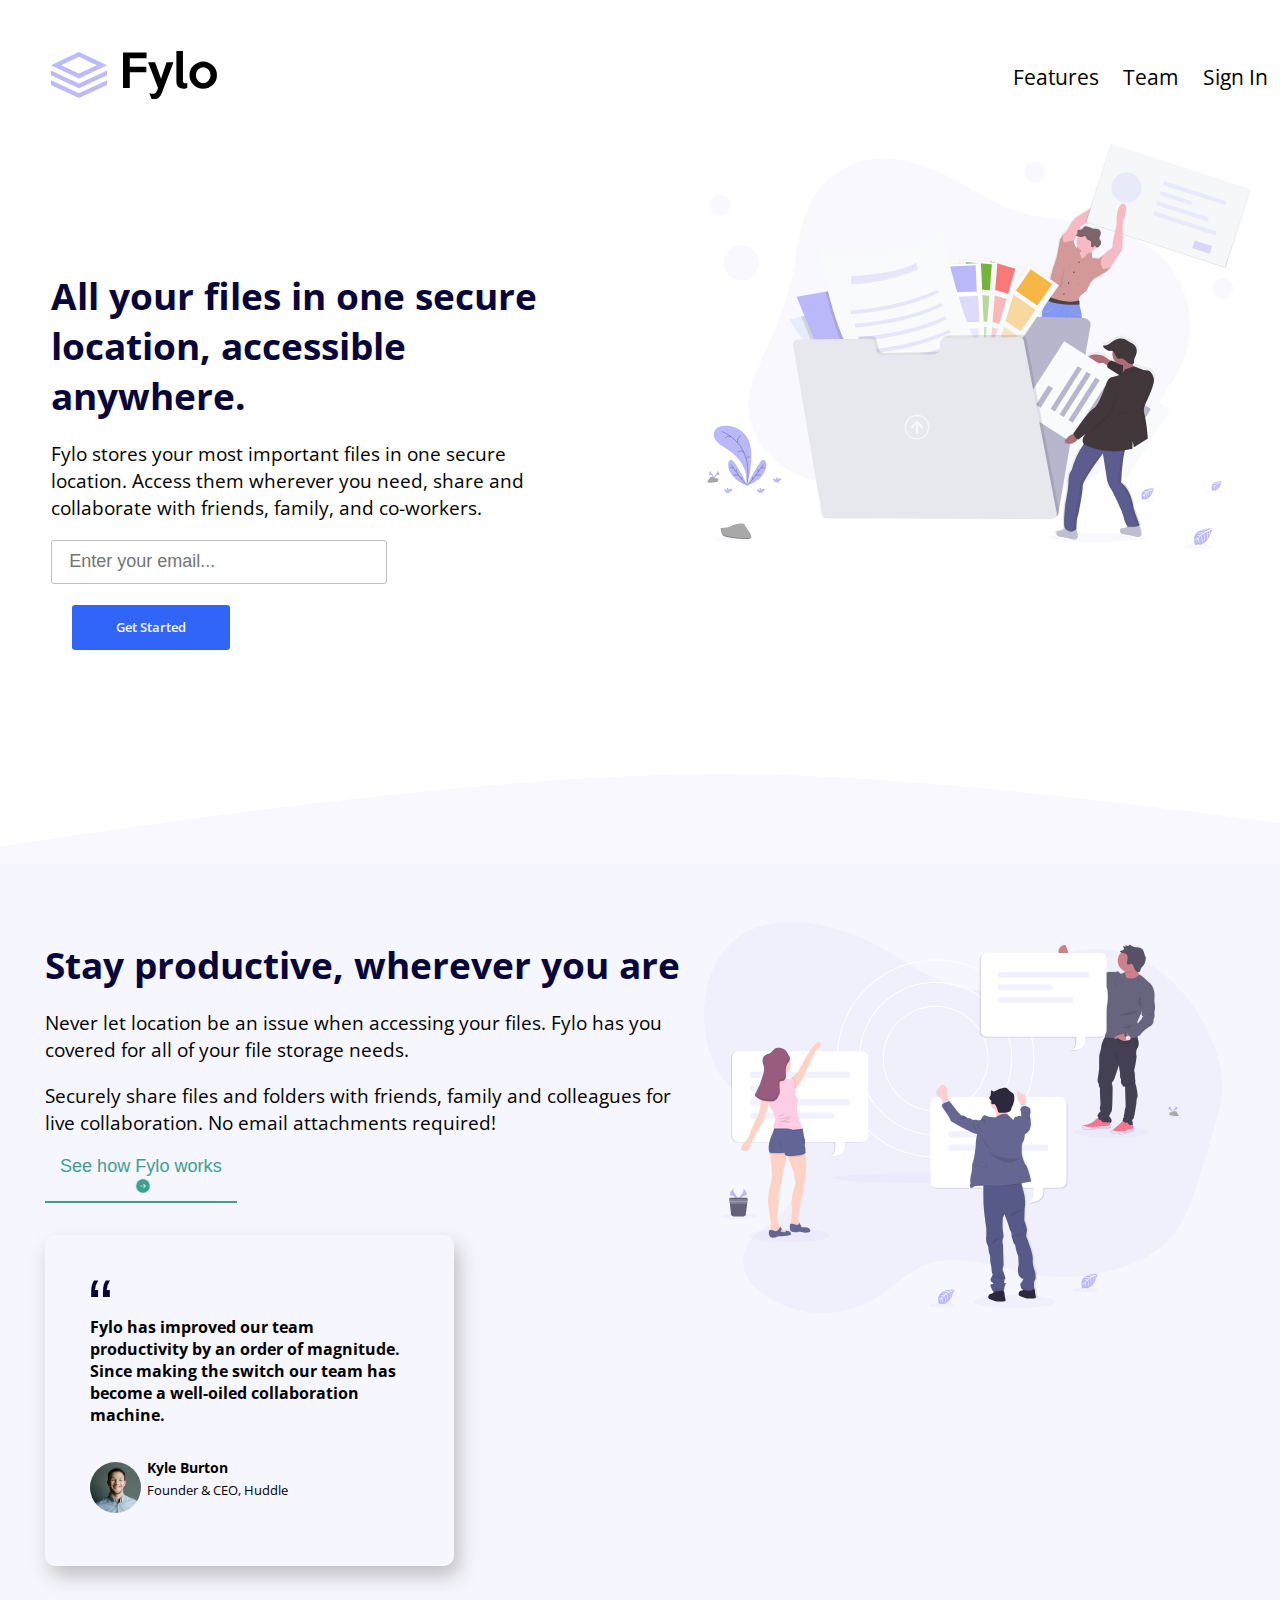
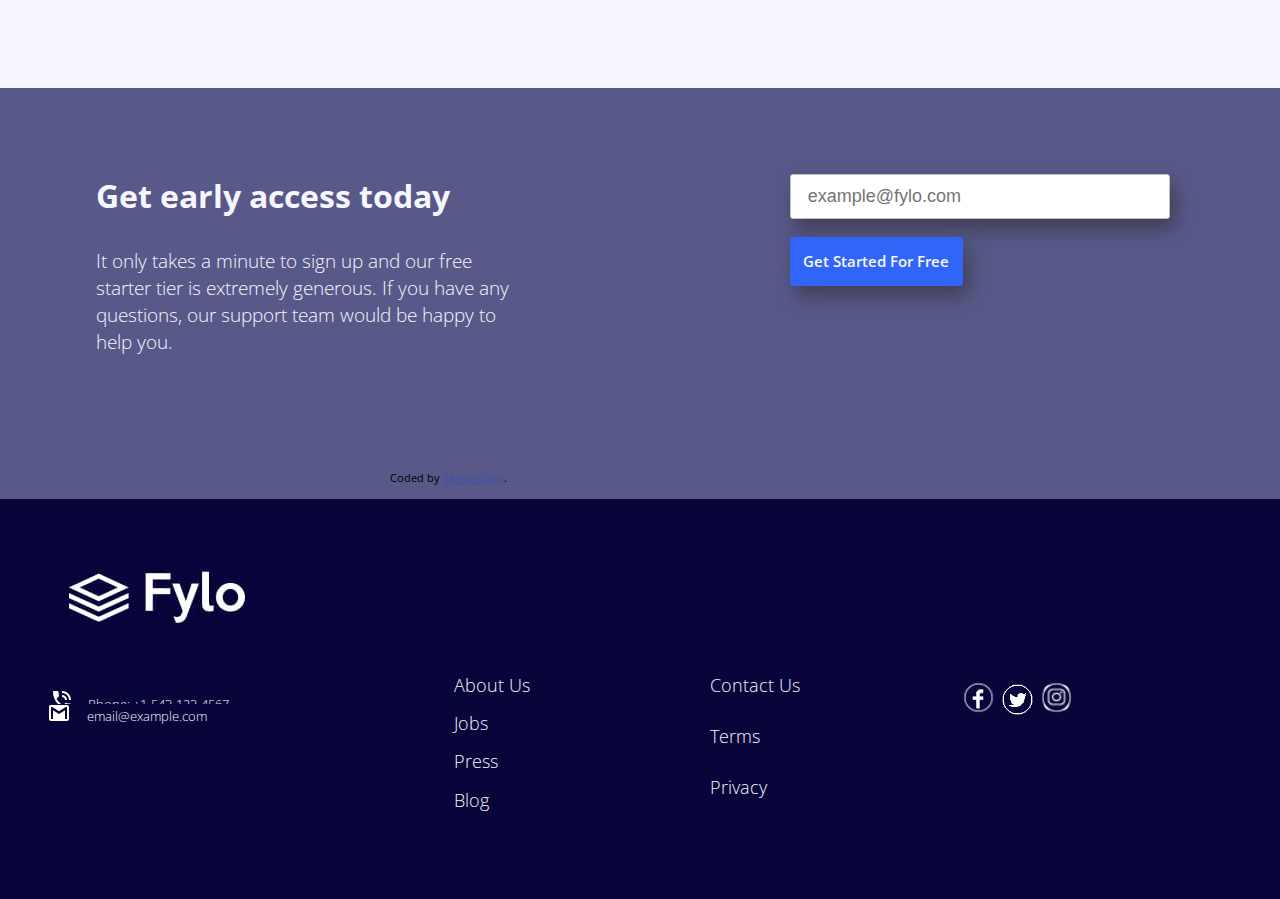
<file: index.html>
<!DOCTYPE html>
<html lang="en">
<head>
    <meta charset="UTF-8">
    <meta name="viewport" content="width=device-width, initial-scale=1.0">
    <link rel="stylesheet" href="mains.css">
    <link rel="stylesheet" media="screen and (max-width: 650px)" href="smallscreen.css">
    <title>Main Page</title>
</head>
<body>
    <div class="row">
        <div class="container">
            <div class="header">
                <a class="btn2"><svg width="166" height="49" xmlns="http://www.w3.org/2000/svg" xmlns:xlink="http://www.w3.org/1999/xlink"><defs><path id="a" d="M.014.03h93.96v48.29H.015z"/></defs><g fill="none" fill-rule="evenodd"><path d="M0 14.13v.123l27.95 13.13L56 14.209v-.033L27.95 1 0 14.13zm10.077.062L27.95 5.795l17.877 8.397-17.877 8.396-17.874-8.396zM27.95 32.483L0 19.55v4.784l27.95 12.964L56 24.289v-4.784L27.95 32.483zm0 9.703L0 29.25v4.783L27.95 47 56 33.99v-4.784l-28.05 12.98z" fill="#BDBAFA"/><g transform="translate(72)"><mask id="b" fill="#fff"><use xlink:href="#a"/></mask><path d="M87.56 24.152a8.1 8.1 0 0 0-2.161-5.573 7.259 7.259 0 0 0-2.34-1.673 6.864 6.864 0 0 0-2.85-.601c-1.01 0-1.961.2-2.852.601a7.257 7.257 0 0 0-2.34 1.673 8.102 8.102 0 0 0-2.16 5.574 8.102 8.102 0 0 0 2.16 5.573 7.257 7.257 0 0 0 2.34 1.672 6.864 6.864 0 0 0 2.851.602c1.01 0 1.96-.2 2.852-.602a7.259 7.259 0 0 0 2.339-1.672 8.1 8.1 0 0 0 2.16-5.574zm6.415 0c0 1.932-.357 3.723-1.07 5.373a13.098 13.098 0 0 1-2.94 4.28c-1.247 1.205-2.71 2.156-4.388 2.854-1.678.699-3.468 1.048-5.369 1.048-1.9 0-3.683-.349-5.346-1.048a13.863 13.863 0 0 1-4.366-2.876 13.351 13.351 0 0 1-2.94-4.302c-.713-1.65-1.07-3.426-1.07-5.329 0-1.873.364-3.634 1.092-5.284a13.92 13.92 0 0 1 2.962-4.325 13.671 13.671 0 0 1 4.367-2.898 13.552 13.552 0 0 1 5.301-1.048c1.901 0 3.69.35 5.369 1.048 1.678.698 3.14 1.65 4.388 2.854 1.248 1.204 2.228 2.638 2.94 4.302.713 1.665 1.07 3.449 1.07 5.351zM64.258 36.905a8.6 8.6 0 0 1-1.715.58c-.638.148-1.3.222-1.982.222a9.84 9.84 0 0 1-2.74-.379 6.003 6.003 0 0 1-2.295-1.226c-.653-.565-1.173-1.3-1.56-2.207-.385-.907-.578-2-.578-3.277V.029h6.549v29.474c0 1.07.215 1.806.646 2.207.43.401.943.602 1.537.602.742 0 1.455-.223 2.138-.669v5.262zM50.492 11.22L38.908 41.854c-.861 2.289-1.99 3.939-3.386 4.95-1.396 1.01-3.06 1.515-4.99 1.515-.297 0-.623-.022-.98-.066a7.352 7.352 0 0 1-1.025-.201l-2.138-5.975a8.486 8.486 0 0 0 1.56.557c.534.134 1.039.201 1.514.201 1.01 0 1.93-.23 2.762-.691.832-.46 1.47-1.315 1.916-2.564l.891-2.586-9.935-25.773h6.995l5.925 16.588 5.57-16.588h6.905zM23.538 7.342H6.786v8.294h16.529v5.618H6.785v15.784H.015V1.412h23.524v5.93z" fill="#000" mask="url(#b)"/></g></g></svg></a>
                <a class="btn">Sign In</a>
                <a class="btn">Team</a>
                <a class="btn">Features</a>
            </div>
            <div class="story">
                <img class="illustration-1" src="illustration-1.svg"/>
            </div>
            <div class="story2">
                <h2 class="weight">All your files in one secure location, accessible anywhere.</h2>
                <h3>Fylo stores your most important files in one secure location. 
                    Access them wherever you need, share and collaborate with friends, 
                    family, and co-workers.</h3>
                <div class="div">
                    <input class="email" size="50" type="email" id="email" name="email" placeholder="   Enter your email...">
                    <button class="btn3" type="button">Get Started</button>
                </div>
            </div>   
            <div class="curve"></div>
            <div class="getstarted1">
                <img class="illustration-2" src="illustration-2.svg"/>
            </div>
            
                <div class="getstarted2">
                    <div class="cor">
                        <h2 class="stay">Stay productive, wherever you are</h2>

                        <h3>Never let location be an issue when accessing your files. Fylo has you 
                        covered for all of your file storage needs.</h3>

                        <h3>Securely share files and folders with friends, family and colleagues for 
                        live collaboration. No email attachments required!</h3>
                    
                        <div class="button">    
                            <button class="btn5 letras">See how Fylo works<img class="arrow" src="icon-arrow.svg"/>
                        </div>
                    
                        <div class="container1">
                            <img src="icon-quotes.svg" height="20">
                            <h1>Fylo has improved our team productivity by an order of magnitude. Since 
                            making the switch our team has become a well-oiled collaboration machine.</h1>
                            <img class="avatar" src="avatar-testimonial.jpg">
                            <div class="container2">
                                <h4>Kyle Burton </h4><h5>Founder & CEO, Huddle</h5>
                            </div>
                        </div>
                    </div>
                </div>
            
            <div class="earlyaccess">
                <div class="container3">
                    <h6>Get early access today</h6>
                    <span class="h6">It only takes a minute to sign up and our free starter tier is extremely generous. 
                    If you have any questions, our support team would be happy to help you.</span>
                </div>
            </div>
            <div class="earlyaccess2">
                <input class="email2" size="100" type="email" id="emaill" name="email" placeholder="   example@fylo.com">
                <button class="btn6" type="button">Get Started For Free</button>
            </div>
            <div class="footer">
                <img class="logo" src="logo.png"/>
                <div class="phone">
                    <button class="btn-footer" alt="#"><img src="icon-phone.svg" alt=""/>
                    <span class="h1">Phone: +1-543-123-4567</span></button>
                </div>
                <div class="mail">
                    <button class="btn-footer" alt="#"><img src="icon-email.svg" alt=""/>
                    <span class="h1">email@example.com</span></button>
                </div>
            
                <div class="container4">
                    <div>
                        <button class="btn-footer1 h4" alt="#"> About Us</button>
                    </div>
                    <div>
                        <button class="btn-footer1 h4" alt="#">Jobs</button>
                    </div>
                    <div>
                        <button class="btn-footer1 h4" alt="#">Press</button>
                    </div>
                    <div>
                        <button class="btn-footer1 h4" alt="#">Blog</button>
                    </div>
                </div> 
                <div class="container5">
                    <div>
                        <button class="btn-footer1 h4" alt="#">Contact Us</button>
                    </div>
                    <div >
                        <button class="btn-footer1 h4" alt="#">Terms</button>
                    </div>
                    <div >
                        <button class="btn-footer1 h4" alt="#">Privacy</button>
                    </div>
                </div>
                <div class="container6">
                    <div>
                        <button class="btn-footer2" alt="#"><img height="35" width="35" src="icon-facebook.png"></button>
                        <button class="btn-footer2" alt="#"><img height="31" width="31" src="icon-twitter.png"></button>
                        <button class="btn-footer2" alt="#"><img height="35" width="35" src="icons-instagram.png"></button>
                    </div>
                </div> 
            </div>
        </div>
    </div>
    <footer>
      <p class="attribution">
        Coded by <a href="#">Miguel Góis</a>.
      </p>
    </footer>
    
</body>
</html>
</file>
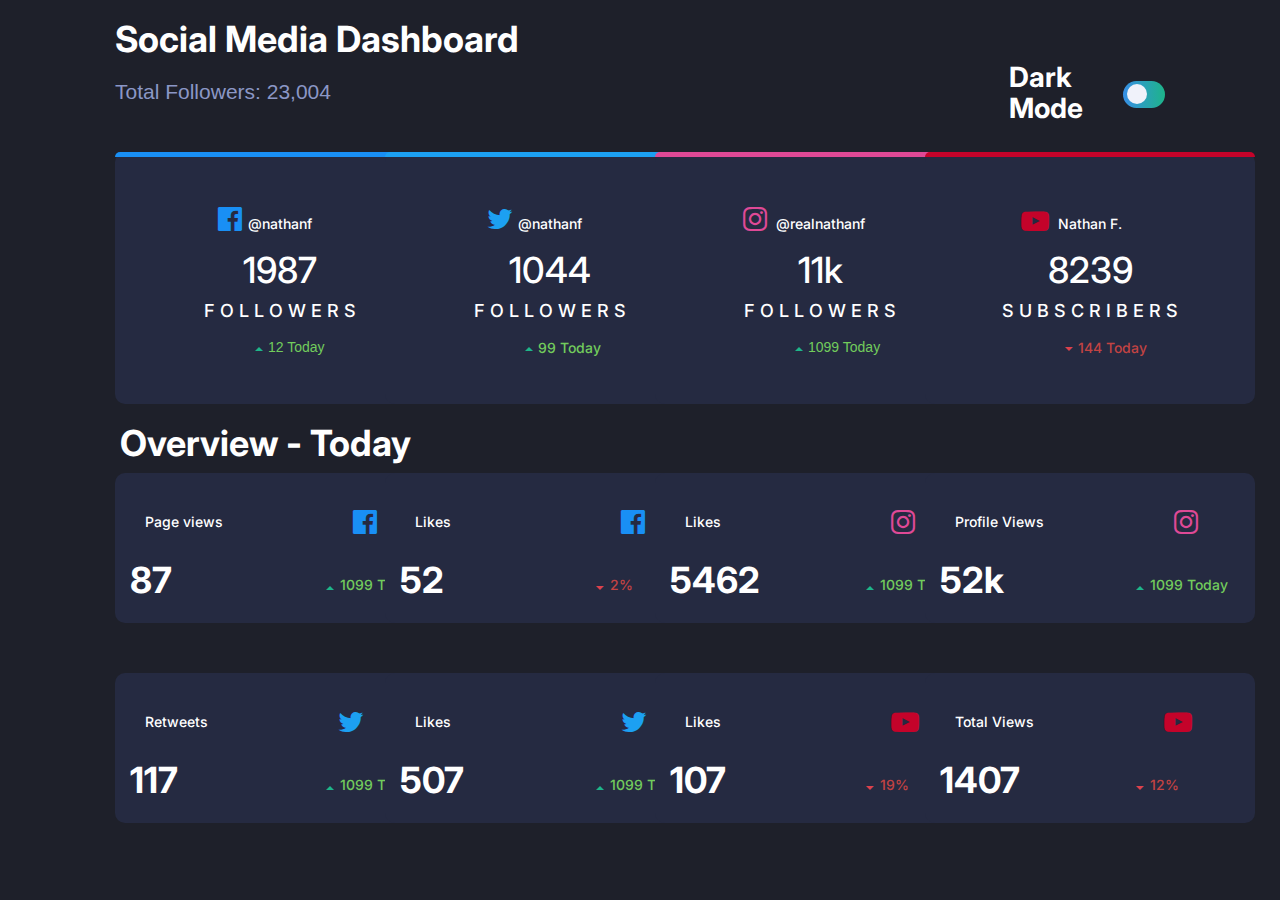
<file: dashboard/index.html>
<!DOCTYPE html>
<html lang="en" color-mode="dark">

<head>
    <meta charset="utf-8">
    <meta http-equiv="X-UA-Compatible" content="IE=edge">
    <meta name="viewport" content="width=device-width, initial-scale=1">
    <link rel="stylesheet" href="main.css">
    <link rel="stylesheet" href="https://cdnjs.cloudflare.com/ajax/libs/font-awesome/4.7.0/css/font-awesome.min.css">
    <!-- The above 3 meta tags must come first in the head; any other head content must come after these tags -->
    <title>DashBoard</title>
    <!-- Bootstrap -->
    <link rel="stylesheet" href="https://maxcdn.bootstrapcdn.com/bootstrap/3.3.7/css/bootstrap.min.css" integrity="sha384-BVYiiSIFeK1dGmJRAkycuHAHRg32OmUcww7on3RYdg4Va+PmSTsz/K68vbdEjh4u" crossorigin="anonymous">

</head>

<body class="body">
    <div class="container-fluid" style="margin-left: 100px; margin-right: 100px;">
        <div class="row" style="color: white">
            <div class="col-md-9">
                <h1 class="titulo">Social Media Dashboard</h1>
                <h3 style="font-size: 150%; margin-bottom:5%; color:hsl(228, 34%, 66%);">Total Followers: 23,004</h3>
            </div>
            <div class="col-md-3">
                <div style="margin-top: 3em;" class="theme-switch-wrapper">
                    <h2 class="card-text1">Dark Mode</h2>
                    <label class="theme-switch" for="checkbox">
                        <input type="checkbox" id="checkbox" />
                        <div class="slider round"></div>
                  </label>
                </div>
            </div>
        </div>

        <div class="row">
            <div class="col-md-3">
                <div class="card center-block" style="width: 18rem; color: white; border-radius: 10px; width: 330px">
                    <div class="card-body text-center facebook" style="height: 18em;">
                        <br>
                        <i class="fa fa-facebook-official fa-2x"></i>
                        <h5 class="card-title"> @nathanf</h5>
                        <div class="card-text">
                            <h1>1987</h1>
                            <h4>F O L L O W E R S</h4>
                        </div>
                        <div class="row">
                            <h5 style="position: absolute; margin-left: 12em; color:rgb(114, 204, 92);"> 12 Today</h5><svg style="position: relative; margin-top: 1.2em; margin-right: 3em;" xmlns="http://www.w3.org/2000/svg" width="8" height="4"><path fill="#1EB589" fill-rule="evenodd" d="M0 4l4-4 4 4z"/></svg>
                        </div>
                    </div>
                </div>
            </div>
            <div class="col-md-3">
                <div class="card center-block" style="width: 18rem; color: white;  border-radius: 10px; width: 330px">
                    <div class="card-body text-center twitter" style="height: 18em;">
                        <br>
                        <i class="fa fa-twitter fa-2x"></i>
                        <h5 class="card-title "> @nathanf</h5>
                        <div class="card-text ">
                            <h1>1044</h1>
                            <h4>F O L L O W E R S</h4>
                            <div class="row">
                                <h5 style="position: absolute; margin-left: 12em; color:rgb(114, 204, 92);"> 99 Today</h5><svg style="position: relative; margin-top: 1.2em; margin-right: 3em;" xmlns="http://www.w3.org/2000/svg" width="8" height="4"><path fill="#1EB589" fill-rule="evenodd" d="M0 4l4-4 4 4z"/></svg>
                            </div>
                        </div>
                    </div>
                </div>
            </div>
            <div class="col-md-3 ">
                <div class="card center-block" style="width: 18rem; color: white; border-radius: 10px; width: 330px">
                    <div class="card-body text-center instagram" style="height: 18em;">
                        <br>
                        <i class="fa fa-instagram fa-2x"></i>
                        <h5 class="card-title "> @realnathanf</h5>
                        <div class="card-text">
                            <h1>11k</h1>
                            <h4>F O L L O W E R S</h4>
                        </div>
                        <div class="row">
                            <h5 style="position: absolute; margin-left: 12em; color:rgb(114, 204, 92);"> 1099 Today</h5><svg style="position: relative; margin-top: 1.2em; margin-right: 3em;" xmlns="http://www.w3.org/2000/svg" width="8" height="4"><path fill="#1EB589" fill-rule="evenodd" d="M0 4l4-4 4 4z"/></svg>
                        </div>
                    </div>
                </div>
            </div>
            <div class="col-md-3 ">
                <div class="card center-block" style="width: 18rem; color: white; border-radius: 10px; width: 330px">
                    <div class="card-body text-center youtube" style="height: 18em;">
                        <br>
                        <i class="fa fa-youtube-play fa-2x"></i>
                        <h5 class="card-title"> Nathan F.</h5>
                        <div class="card-text">
                            <h1>8239</h1>
                            <h4>S U B S C R I B E R S</h4>
                            <div class="row">
                                <h5 style="position: absolute; margin-left: 12em; color:rgb(194, 67, 67);"> 144 Today</h5><svg style="position: relative; margin-top: 1.2em; margin-right: 3em;" xmlns="http://www.w3.org/2000/svg" width="8" height="4"><path fill="#DC414C" fill-rule="evenodd" d="M0 0l4 4 4-4z"/></svg>
                            </div>
                        </div>

                    </div>
                </div>
            </div>
        </div>
        <div class="row">
            <div class="class-col-md-12" style="color: white;">
                <h1 style="margin-left:20px;" class="titulo">Overview - Today</h1>
            </div>
        </div>
        <div class="row">
            <div class="col-md-3">
                <div class="card center-block" style="width: 18rem; color: white; border-radius: 10px; width: 330px">
                    <div class="card-body " style="height: 150px;">
                        <br>
                        <h5 class="card-title" style="margin-left: 30px">Page views<i class="fa fa-facebook-official fa-2x" id="facebook1"></i></h5>
                        <div class="card-text" style="margin-left: 30px">
                            <div class="row">
                                <h1 style="font-weight: 700;">87</h1>
                                <h5 style="position: absolute; width: 30%; margin-left:15em; bottom: 1.5em; color:rgb(114, 204, 92);"> 1099 Today</h5><svg style="position: relative; margin-top: 1.2em; margin-left: 14em; bottom: 3em;" xmlns="http://www.w3.org/2000/svg" width="8" height="4"><path fill="#1EB589" fill-rule="evenodd" d="M0 4l4-4 4 4z"/></svg>
                            </div>

                        </div>

                    </div>
                </div>
            </div>
            <div class="col-md-3">
                <div class="card center-block" style="width: 18rem; color: white; border-radius: 10px; width: 330px">
                    <div class="card-body " style="height: 150px;">
                        <br>
                        <h5 class="card-title" style="margin-left: 30px">Likes<i class="fa fa-facebook-official fa-2x" id="facebook"></i></h5>
                        <div class="card-text" style="margin-left: 30px">
                            <div class="row">
                                <h1 style="font-weight: 700;">52</h1>
                                <h5 style="position: absolute; width: 30%; margin-left:15em; bottom: 1.5em; color:rgb(194, 67, 67);"> 2%</h5><svg style="position: relative; margin-top: 1.2em; margin-left: 14em; bottom: 3em;" xmlns="http://www.w3.org/2000/svg" width="8" height="4"><path fill="#DC414C" fill-rule="evenodd" d="M0 0l4 4 4-4z"/></svg>
                            </div>

                        </div>
                    </div>
                </div>
            </div>
            <div class="col-md-3">
                <div class="card center-block" style="width: 18rem; color: white; border-radius: 10px; width: 330px">
                    <div class="card-body " style="height: 150px;">
                        <br>
                        <h5 class="card-title" style="margin-left: 30px">Likes<i class="fa fa-instagram fa-2x" id="instagram"></i></h5>
                        <div class="card-text" style="margin-left: 30px">
                            <div class="row">
                                <h1 style="font-weight: 700;">5462</h1>
                                <h5 style="position: absolute; width: 30%; margin-left:15em; bottom: 1.5em; color:rgb(114, 204, 92);"> 1099 Today</h5><svg style="position: relative; margin-top: 1.2em; margin-left: 14em; bottom: 3em;" xmlns="http://www.w3.org/2000/svg" width="8" height="4"><path fill="#1EB589" fill-rule="evenodd" d="M0 4l4-4 4 4z"/></svg>
                            </div>


                        </div>
                    </div>
                </div>
            </div>
            <div class="col-md-3">
                <div class="card center-block" style="width: 18rem; color: white; border-radius: 10px; width: 330px">
                    <div class="card-body " style="height: 150px;">
                        <br>
                        <h5 class="card-title" style="margin-left: 30px">Profile Views<i class="fa fa-instagram fa-2x" id="instagram2"></i></h5>
                        <div class="card-text" style="margin-left: 30px">
                            <div class="row">
                                <h1 style="font-weight: 700;">52k</h1>
                                <h5 style="position: absolute; width: 30%; margin-left:15em; bottom: 1.5em; color:rgb(114, 204, 92);"> 1099 Today</h5><svg style="position: relative; margin-top: 1.2em; margin-left: 14em; bottom: 3em;" xmlns="http://www.w3.org/2000/svg" width="8" height="4"><path fill="#1EB589" fill-rule="evenodd" d="M0 4l4-4 4 4z"/></svg>
                            </div>


                        </div>
                    </div>
                </div>
            </div>
        </div>
        <div class="row" style="margin-top: 50px">
            <div class="col-md-3">
                <div class="card center-block" style="width: 18rem; color: white; border-radius: 10px; width: 330px">
                    <div class="card-body " style="height: 150px;">
                        <br>
                        <h5 class="card-title" style="margin-left: 30px">Retweets<i class="fa fa-twitter fa-2x" id="twitter"></i></h5>
                        <div class="card-text" style="margin-left: 30px">
                            <div class="row">
                                <h1 style="font-weight: 700;">117</h1>
                                <h5 style="position: absolute; width: 30%; margin-left:15em; bottom: 1.5em; color:rgb(114, 204, 92);"> 1099 Today</h5><svg style="position: relative; margin-top: 1.2em; margin-left: 14em; bottom: 3em;" xmlns="http://www.w3.org/2000/svg" width="8" height="4"><path fill="#1EB589" fill-rule="evenodd" d="M0 4l4-4 4 4z"/></svg>
                            </div>


                        </div>
                    </div>
                </div>
            </div>
            <div class="col-md-3">
                <div class="card center-block" style="width: 18rem; color: white; border-radius: 10px; width: 330px">
                    <div class="card-body " style="height: 150px;">
                        <br>
                        <h5 class="card-title" style="margin-left: 30px">Likes<i class="fa fa-twitter fa-2x" id="twitter2"></i></h5>
                        <div class="card-text" style="margin-left: 30px">
                            <div class="row">
                                <h1 style="font-weight: 700;">507</h1>
                                <h5 style="position: absolute; width: 30%; margin-left:15em; bottom: 1.5em; color:rgb(114, 204, 92);"> 1099 Today</h5><svg style="position: relative; margin-top: 1.2em; margin-left: 14em; bottom: 3em;" xmlns="http://www.w3.org/2000/svg" width="8" height="4"><path fill="#1EB589" fill-rule="evenodd" d="M0 4l4-4 4 4z"/></svg>
                            </div>


                        </div>
                    </div>
                </div>
            </div>
            <div class="col-md-3">
                <div class="card center-block" style="width: 18rem; color: white; border-radius: 10px; width: 330px">
                    <div class="card-body" style="height: 150px;">
                        <br>
                        <h5 class="card-title" style="margin-left: 30px">Likes<i class="fa fa-youtube-play fa-2x" id="youtube"></i></h5>
                        <div class="card-text" style="margin-left: 30px">
                            <div class="row">
                                <h1 style="font-weight: 700;">107</h1>
                                <h5 style="position: absolute; width: 30%; margin-left:15em; bottom: 1.5em; color:rgb(194, 67, 67);"> 19%</h5><svg style="position: relative; margin-top: 1.2em; margin-left: 14em; bottom: 3em;" xmlns="http://www.w3.org/2000/svg" width="8" height="4"><path fill="#DC414C" fill-rule="evenodd" d="M0 0l4 4 4-4z"/></svg>
                            </div>
                        </div>
                    </div>
                </div>
            </div>
            <div class="col-md-3">
                <div class="card center-block" style="width: 18rem; color: white; border-radius: 10px; width: 330px">
                    <div class="card-body" style="height: 150px;">
                        <br>
                        <h5 class="card-title" style="margin-left: 30px">Total Views<i class="fa fa-youtube-play fa-2x" id="youtube2"></i></h5>
                        <div class="card-text" style="margin-left: 30px">
                            <div class="row">
                                <h1 style="font-weight: 700;">1407</h1>
                                <h5 style="position: absolute; width: 30%; margin-left:15em; bottom: 1.5em; color:rgb(194, 67, 67);"> 12%</h5><svg style="position: relative; margin-top: 1.2em; margin-left: 14em; bottom: 3em;" xmlns="http://www.w3.org/2000/svg" width="8" height="4"><path fill="#DC414C" fill-rule="evenodd" d="M0 0l4 4 4-4z"/></svg>
                            </div>

                        </div>
                    </div>
                </div>
            </div>
        </div>
    </div>

    <script src="main.js"></script>
    <!-- jQuery (necessary for Bootstrap's JavaScript plugins) -->
    <script src="https://ajax.googleapis.com/ajax/libs/jquery/1.12.4/jquery.min.js "></script>
    <script src="https://maxcdn.bootstrapcdn.com/bootstrap/3.3.7/js/bootstrap.min.js " integrity="sha384-Tc5IQib027qvyjSMfHjOMaLkfuWVxZxUPnCJA7l2mCWNIpG9mGCD8wGNIcPD7Txa " crossorigin="anonymous "></script>
</body>

</html>
</file>
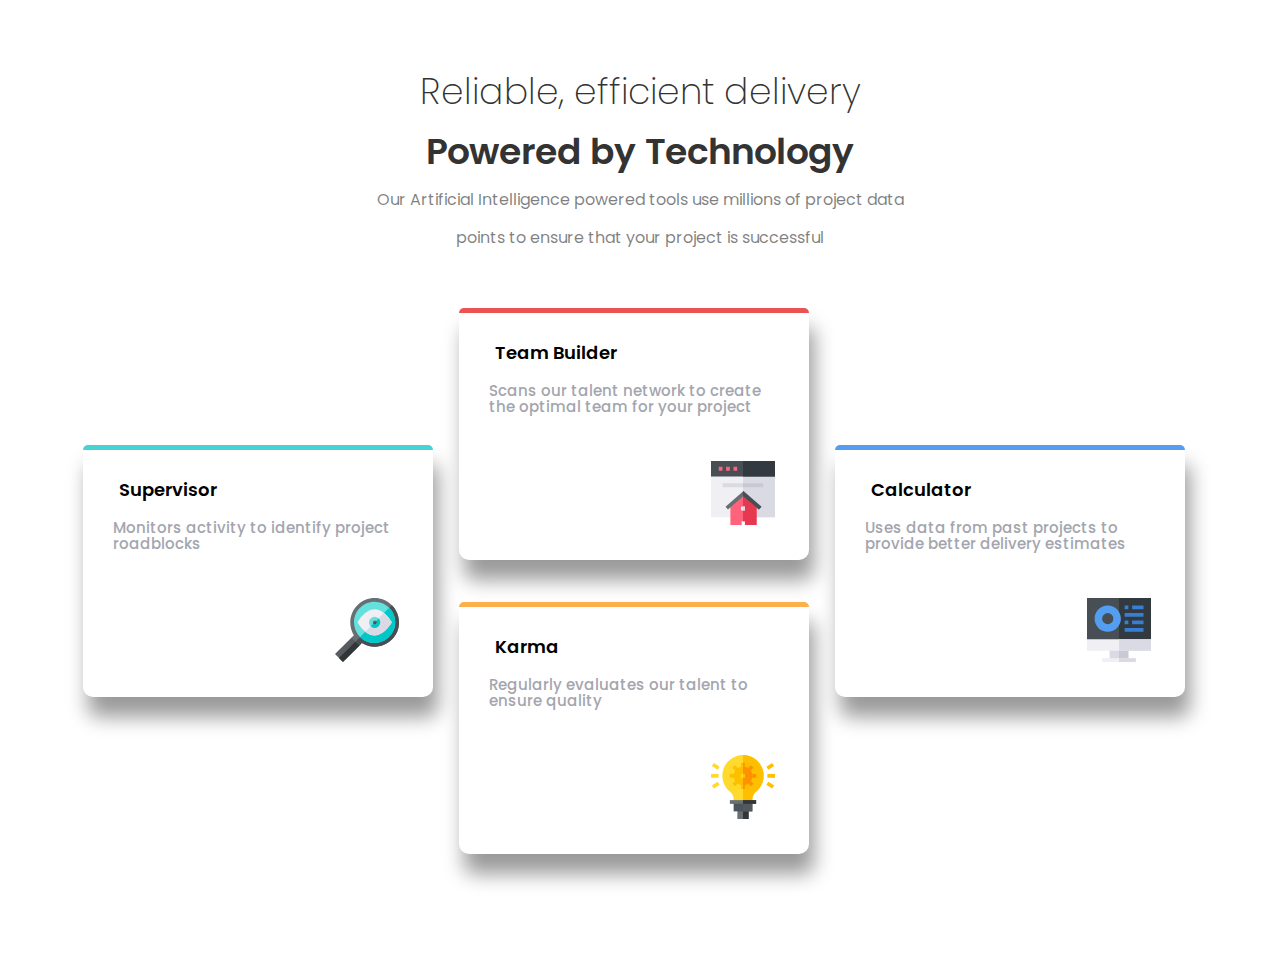
<file: Pagina-Projetos/index.html>
<!DOCTYPE html>
<html lang="en">

<head>
    <meta charset="UTF-8">
    <meta name="viewport" content="width=device-width, initial-scale=1.0">
    <link rel="stylesheet" href="/Pagina-Projetos/style.css">
    <link rel="stylesheet" href="https://cdnjs.cloudflare.com/ajax/libs/font-awesome/4.7.0/css/font-awesome.min.css">
    <link rel="stylesheet" media="screen and (max-width: 650px)" href="smallscreen.css">
    <!-- The above 3 meta tags must come first in the head; any other head content must come after these tags -->
    <title>Pagina Projetos</title>
    <!-- Bootstrap -->
    <link rel="stylesheet" href="https://maxcdn.bootstrapcdn.com/bootstrap/3.3.7/css/bootstrap.min.css" integrity="sha384-BVYiiSIFeK1dGmJRAkycuHAHRg32OmUcww7on3RYdg4Va+PmSTsz/K68vbdEjh4u" crossorigin="anonymous">
</head>

<body>
    <div class="container-fluid">
        <div class="row" style="height: 20em; text-align:center;">
            <h1 style="font-family: 'Poppins', sans-serif; font-weight:200; margin-top: 2em;">Reliable, efficient delivery</h1>
            <h1 style="font-family: 'Poppins', sans-serif; font-weight:600;">Powered by Technology</h1>
            <h2 style="font-family: 'Poppins', sans-serif; font-weight:400; font-size: medium; color:#00000080;">Our Artificial Intelligence powered tools use millions of project data</h2>
            <h2 style="font-family: 'Poppins', sans-serif; font-weight:400; font-size: medium; color:#00000080;">points to ensure that your project is successful</h2>
        </div>
        <div class="container">
            <div class="container-supervisor">
                <div class="card center-block" style="width: 18rem; color: rgb(0, 0, 0);  width: 350px; margin-top:2em;">
                    <div class="card-body" style="height: 18em; background:white; border-radius: 5px 5px 10px 10px; box-shadow: 5px 20px 20px rgba(0, 0, 0, 0.4); border-top: 5px solid hsl(180, 62%, 55%);">
                        <br>
                        <h5 class="card-title" style="text-align: left; margin-left:2em; font-family: 'Poppins', sans-serif; font-weight:600; font-size: large;"> Supervisor</h5>
                        <div class="card-text">
                            <h1 style=" color:hsl(229, 6%, 66%); text-align:left; margin-left: 2em; font-family: 'Poppins', sans-serif; font-size: 15px;">Monitors activity to identify project roadblocks</h1>
                            <img src="icon-supervisor.svg" style="margin:2.5em 0 0 18em;" />
                        </div>
                    </div>
                </div>
            </div>
            <div class="container-team-karma">
                <div class="card center-block" style="width: 18rem; color: rgb(0, 0, 0);  width: 350px; margin-top:2em;">
                    <div class="card-body" style="height: 18em; background:white; margin-bottom: 1.5em; border-radius: 5px 5px 10px 10px; box-shadow: 5px 20px 20px rgba(0, 0, 0, 0.4); border-top: 5px solid hsl(0, 78%, 62%);">
                        <br>
                        <h5 class="card-title" style="text-align: left; margin-left:2em; font-family: 'Poppins', sans-serif; font-weight:600; font-size: large;"> Team Builder</h5>
                        <div class="card-text">
                            <h1 style="color: hsl(229, 6%, 66%); text-align:left; margin-left: 2em; margin-right: 2em; font-family: 'Poppins', sans-serif; font-size: 15px;">Scans our talent network to create the optimal team for your project</h1>
                            <img src="icon-team-builder.svg" style="margin:2.5em 0 0 18em;" />
                        </div>
                    </div>
                </div>
                <div class="card center-block" style="width: 18rem; color: rgb(0, 0, 0); width: 350px">
                    <div class="card-body" style="height: 18em; background: white; margin-top: 1.5em; border-radius: 5px 5px 10px 10px; box-shadow: 5px 20px 20px rgba(0, 0, 0, 0.4); border-top: 5px solid hsl(34, 97%, 64%);">
                        <br>
                        <h5 class="card-title" style="text-align: left; margin-left:2em; font-family: 'Poppins', sans-serif; font-weight:600; font-size: large;">Karma</h5>
                        <div class="card-text">
                            <h1 style="color: hsl(229, 6%, 66%); text-align:left; margin-left: 2em; margin-right: 2em; font-family: 'Poppins', sans-serif; font-size: 15px;">Regularly evaluates our talent to ensure quality</h1>
                            <img src="icon-karma.svg" style="margin:2.5em 0 0 18em;" />
                        </div>
                    </div>
                </div>
            </div>
            <div class="container-calculator">
                <div class="card center-block" style="width: 18rem; color: rgb(0, 0, 0); width: 350px; margin-top:2em;">
                    <div class="card-body" style="height: 18em; background:white; border-radius: 5px 5px 10px 10px; box-shadow: 5px 20px 20px rgba(0, 0, 0, 0.4); border-top: 5px solid hsl(212, 86%, 64%);">
                        <br>
                        <h5 class="card-title" style="text-align: left; margin-left:2em; font-family: 'Poppins', sans-serif; font-weight:600; font-size: large;"> Calculator</h5>
                        <div class="card-text">
                            <h1 style="color: hsl(229, 6%, 66%); text-align:left; margin-left: 2em; margin-right: 2em; font-family: 'Poppins', sans-serif; font-size: 15px;">Uses data from past projects to provide better delivery estimates</h1>
                            <img src="icon-calculator.svg" style="margin:2.5em 0 0 18em;" />
                        </div>
                    </div>
                </div>
            </div>
        </div>
    </div>

    <script src="https://ajax.googleapis.com/ajax/libs/jquery/1.12.4/jquery.min.js "></script>
    <script src="https://maxcdn.bootstrapcdn.com/bootstrap/3.3.7/js/bootstrap.min.js " integrity="sha384-Tc5IQib027qvyjSMfHjOMaLkfuWVxZxUPnCJA7l2mCWNIpG9mGCD8wGNIcPD7Txa " crossorigin="anonymous "></script>
</body>

</html>
</file>
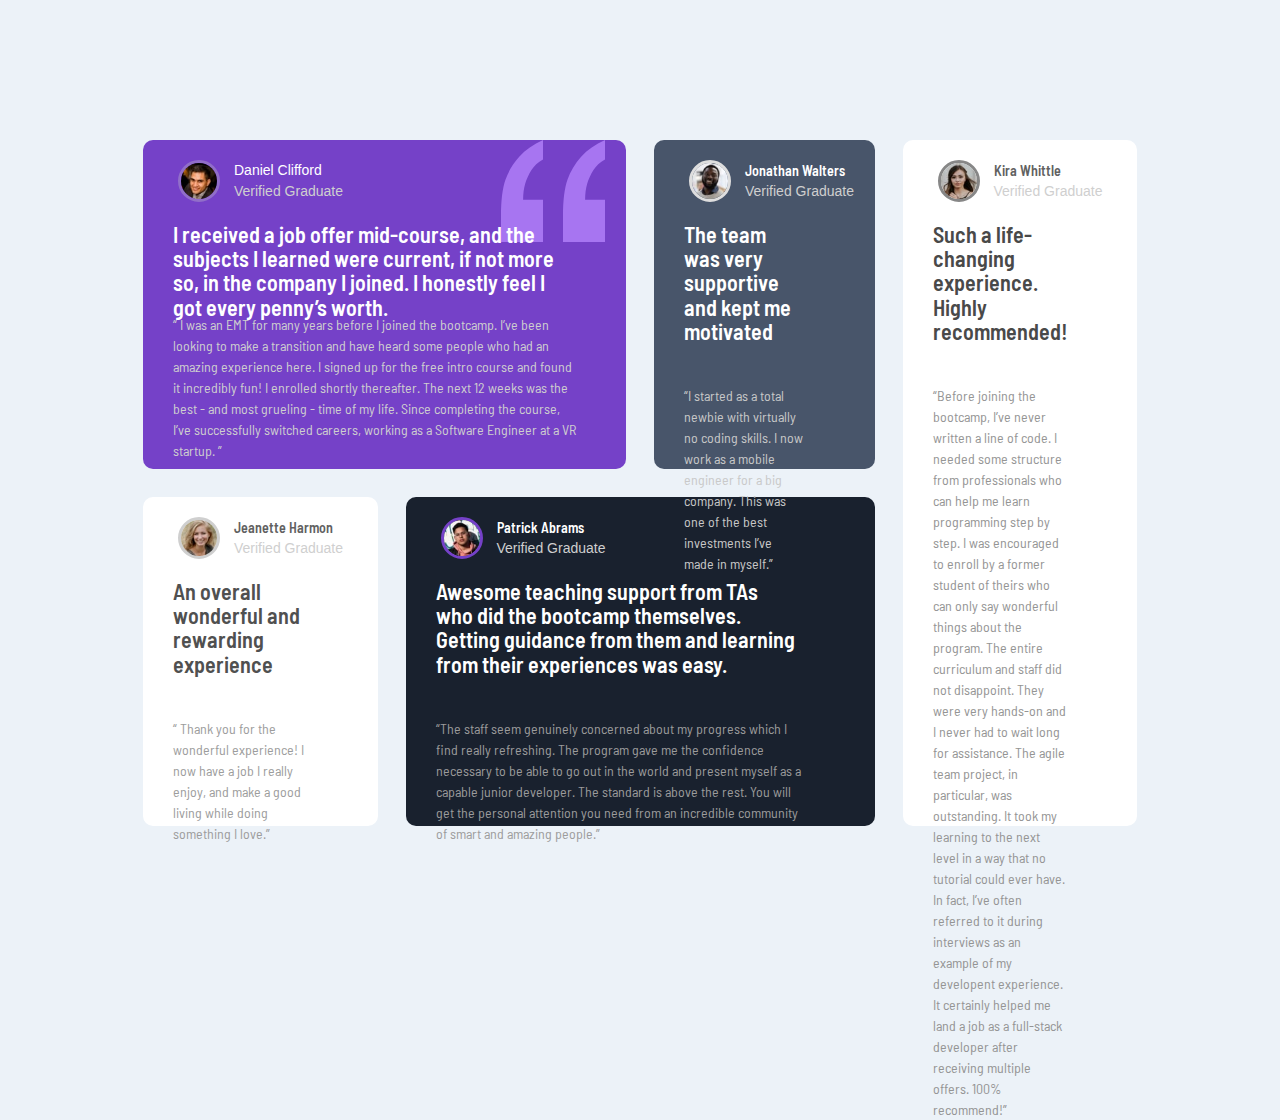
<file: Pagina-Recomendações/index.html>
<!DOCTYPE html>
<html lang="en">

<head>
    <meta charset="UTF-8">
    <meta name="viewport" content="width=device-width, initial-scale=1.0">
    <link rel="stylesheet" href="style.css">
    <link rel="stylesheet" href="https://cdnjs.cloudflare.com/ajax/libs/font-awesome/4.7.0/css/font-awesome.min.css">
    <link rel="stylesheet" media="screen and (max-width: 650px)" href="smallscreen.css">
    <!-- The above 3 meta tags must come first in the head; any other head content must come after these tags -->
    <title>Document</title>
    <!-- Bootstrap -->
    <link rel="stylesheet" href="https://maxcdn.bootstrapcdn.com/bootstrap/3.3.7/css/bootstrap.min.css" integrity="sha384-BVYiiSIFeK1dGmJRAkycuHAHRg32OmUcww7on3RYdg4Va+PmSTsz/K68vbdEjh4u" crossorigin="anonymous">
</head>

<body style=" background-color: hsl(210, 46%, 95%);">
    <div class="container-fluid">
        <div class="container-comment-daniel">
            <div class="card center-block" style="width: 100%; height:100%;  color: white; border-radius: 10px;">
                <div class="card-body" width="width: 100%">
                    <img class="quotes" src="bg-pattern-quotation.svg">
                    <br>
                    <h5 style="position:absolute; margin-left: 6.5em; margin-top:.2em;">Daniel Clifford</h5>
                    <h5 style="position:absolute; margin-left: 6.5em; margin-top: 1.7em; color: hsl(0, 0%, 81%);">Verified Graduate</h5>
                    <img src="image-daniel.jpg" style="border-radius: 50%; margin-left: 2.5em; width: 3em; border:3px solid hsl(263, 46%, 61%);">
                    <div class="card-text" style="margin-left: 30px;">
                        <h1 class="letras"> I received a job offer mid-course, and the subjects I learned were current, if not more so, in the company I joined. I honestly feel I got every penny’s worth.</h1>
                        <h5 class="letras2">“ I was an EMT for many years before I joined the bootcamp. I’ve been looking to make a transition and have heard some people who had an amazing experience here. I signed up for the free intro course and found it incredibly fun!
                            I enrolled shortly thereafter. The next 12 weeks was the best - and most grueling - time of my life. Since completing the course, I’ve successfully switched careers, working as a Software Engineer at a VR startup. ”</h5>
                    </div>
                </div>
            </div>
        </div>
        <div class="quotes"></div>
        <div class="container-comment-jeanette ">
            <div class="card center-block " style="width: 100%; height:100%; color: white; border-radius: 10px; ">
                <div class="card-body ">
                    <br>
                    <h5 style="font-family: 'Barlow Semi Condensed', sans-serif; color: rgb(97, 97, 97); position:absolute; margin-left: 6.5em; margin-top:.2em; font-weight:600;">Jeanette Harmon</h5>
                    <h5 style="position:absolute; margin-left: 6.5em; margin-top: 1.7em; color: hsl(0, 0%, 81%);">Verified Graduate</h5>
                    <img src="image-jeanette.jpg" style="border-radius: 50%; margin-left: 2.5em; width: 3em; border:3px solid hsl(0, 0%, 81%);">
                    <div class="card-text " style="margin-left: 30px ">
                        <h1 style="color: rgb(80, 80, 80); font-family: 'Barlow Semi Condensed', sans-serif; font-size: 22px; font-weight:600; margin-right: 3.5em;">An overall wonderful and rewarding experience</h1>
                        <h5 style="color:hsl(0, 0%, 61%); font-family: 'Barlow Semi Condensed', sans-serif; font-size: 14px; font-weight:400; margin-right: 5em; margin-top:3em; line-height: 1.5;">“ Thank you for the wonderful experience! I now have a job I really enjoy, and make a good living while doing something I love.” </h5>
                    </div>
                </div>
            </div>
        </div>
        <div class="container-comment-patrick">
            <div class="card center-block" style="width: 100%; height:100%; color: white; border-radius: 10px; ">
                <div class="card-body">
                    <br>
                    <h5 style="font-family: 'Barlow Semi Condensed', sans-serif; color: rgb(255, 255, 255); position:absolute; margin-left: 6.5em; margin-top:.2em; font-weight:600;">Patrick Abrams</h5>
                    <h5 style="position:absolute; margin-left: 6.5em; margin-top: 1.7em; color: hsl(0, 0%, 81%);">Verified Graduate</h5>
                    <img src="image-patrick.jpg" style="border-radius: 50%; margin-left: 2.5em; width: 3em; border:3px solid hsl(263, 55%, 52%);">
                    <div class="card-text " style="margin-left: 30px">
                        <h1 style="color: rgb(255, 255, 255); font-family: 'Barlow Semi Condensed', sans-serif; font-size: 22px; font-weight:600; margin-right: 3.5em;">Awesome teaching support from TAs who did the bootcamp themselves. Getting guidance from them and learning from their experiences was easy.</h1>
                        <h5 style="color:hsl(0, 0%, 61%); font-family: 'Barlow Semi Condensed', sans-serif; font-size: 14px; font-weight:400; margin-right: 5em; margin-top:3em; line-height: 1.5;">“The staff seem genuinely concerned about my progress which I find really refreshing. The program gave me the confidence necessary to be able to go out in the world and present myself as a capable junior developer. The standard
                            is above the rest. You will get the personal attention you need from an incredible community of smart and amazing people.”</h5>
                    </div>
                </div>
            </div>
        </div>
        <div class="container-comment-jonathan ">
            <div class="card center-block " style="width: 100%; height:100%; color: white; border-radius: 10px; ">
                <div class="card-body ">
                    <br>
                    <h5 style="font-family: 'Barlow Semi Condensed', sans-serif; color: rgb(255, 255, 255); position:absolute; margin-left: 6.5em; margin-top:.2em; font-weight:600;">Jonathan Walters</h5>
                    <h5 style="position:absolute; margin-left: 6.5em; margin-top: 1.7em; color: hsl(0, 0%, 81%);">Verified Graduate</h5>
                    <img src="image-jonathan.jpg" style="border-radius: 50%; margin-left: 2.5em; width: 3em; border:3px solid hsl(0, 0%, 87%);" />
                    <div class="card-text" style="margin-left: 30px ">
                        <h1 style="color: rgb(255, 255, 255); font-family: 'Barlow Semi Condensed', sans-serif; font-size: 22px; font-weight:600; margin-right: 3.5em;">The team was very supportive and kept me motivated</h1>
                        <h5 style="color:hsl(0, 0%, 79%); font-family: 'Barlow Semi Condensed', sans-serif; font-size: 14px; font-weight:400; margin-right: 5em; margin-top:3em; line-height: 1.5;">“I started as a total newbie with virtually no coding skills. I now work as a mobile engineer for a big company. This was one of the best investments I’ve made in myself.”</h5>
                    </div>
                </div>
            </div>
        </div>
        <div class="container-comment-kira ">
            <div class="card center-block " style="width: 100%; height:100%; color: white; border-radius: 10px; ">
                <div class="card-body">
                    <br>
                    <h5 style="font-family: 'Barlow Semi Condensed', sans-serif; color: rgb(97, 97, 97); position:absolute; margin-left: 6.5em; margin-top:.2em; font-weight:600;">Kira Whittle</h5>
                    <h5 style="position:absolute; margin-left: 6.5em; margin-top: 1.7em; color: hsl(0, 0%, 81%);">Verified Graduate</h5>
                    <img src="image-kira.jpg" style="border-radius: 50%; margin-left: 2.5em; width: 3em; border:3px solid hsl(0, 0%, 53%);" />
                    <div class="card-text " style="margin-left: 30px ">
                        <h1 style="color: rgb(73, 73, 73); font-family: 'Barlow Semi Condensed', sans-serif; font-size: 22px; font-weight:600; margin-right: 3.5em;">Such a life-changing experience. Highly recommended!</h1>
                        <h5 style="color:hsl(0, 0%, 58%); font-family: 'Barlow Semi Condensed', sans-serif; font-size: 14px; font-weight:400; margin-right: 5em; margin-top:3em; line-height: 1.5;">“Before joining the bootcamp, I’ve never written a line of code. I needed some structure from professionals who can help me learn programming step by step. I was encouraged to enroll by a former student of theirs who can only say
                            wonderful things about the program. The entire curriculum and staff did not disappoint. They were very hands-on and I never had to wait long for assistance. The agile team project, in particular, was outstanding. It took my
                            learning to the next level in a way that no tutorial could ever have. In fact, I’ve often referred to it during interviews as an example of my developent experience. It certainly helped me land a job as a full-stack developer
                            after receiving multiple offers. 100% recommend!”</h5>
                    </div>
                </div>
            </div>
        </div>
    </div>
    <script src="https://ajax.googleapis.com/ajax/libs/jquery/1.12.4/jquery.min.js "></script>
    <script src="https://maxcdn.bootstrapcdn.com/bootstrap/3.3.7/js/bootstrap.min.js " integrity="sha384-Tc5IQib027qvyjSMfHjOMaLkfuWVxZxUPnCJA7l2mCWNIpG9mGCD8wGNIcPD7Txa " crossorigin="anonymous "></script>

</body>

</html>
</file>
<file: mains.css>
@import url("https://fonts.googleapis.com/css2?family=Open+Sans&display=swap");
.container {
  display: -ms-grid;
  display: grid;
  -ms-grid-rows: 7% 30% 5% 40% 20% 20%;
      grid-template-rows: 7% 30% 5% 40% 20% 20%;
  -ms-grid-columns: (25%)[4];
      grid-template-columns: repeat(4, 25%);
}

.container1 {
  width: 50%;
  border: 5px;
  padding: 7%;
  margin-top: 5%;
  border-radius: 10px;
  -webkit-box-shadow: 5px 10px 20px #bfbfbf;
          box-shadow: 5px 10px 20px #bfbfbf;
}

.container2 {
  background-color: #f6f6fe;
  width: 70%;
  border: 5px;
  margin-top: 10%;
  margin-left: 18%;
}

.container3 {
  width: 50%;
}

.container4 {
  position: absolute;
  display: -webkit-box;
  display: -ms-flexbox;
  display: flex;
  -webkit-box-orient: vertical;
  -webkit-box-direction: normal;
      -ms-flex-direction: column;
          flex-direction: column;
  -ms-flex-pack: distribute;
      justify-content: space-around;
  margin-left: 35%;
  margin-top: 13%;
  width: 15%;
  height: 17%;
  float: left;
  -ms-grid-column: 3;
  grid-column: 3;
  -ms-grid-row: 6;
  grid-row: 6;
}

.container5 {
  position: absolute;
  display: -webkit-box;
  display: -ms-flexbox;
  display: flex;
  -webkit-box-orient: vertical;
  -webkit-box-direction: normal;
      -ms-flex-direction: column;
          flex-direction: column;
  -ms-flex-pack: distribute;
      justify-content: space-around;
  margin-left: 55%;
  margin-top: 12.5%;
  width: 15%;
  height: 17%;
  float: left;
  -ms-grid-column: 4;
  grid-column: 4;
  -ms-grid-row: 6;
  grid-row: 6;
}

.container6 {
  position: absolute;
  margin-left: 75%;
  margin-top: 14%;
  width: 20%;
  float: left;
  -ms-grid-column: 4;
  grid-column: 4;
  -ms-grid-row: 6;
  grid-row: 6;
}

.about {
  margin-top: 40%;
  margin-left: 60%;
  -ms-grid-column: 2;
  grid-column: 2;
  -ms-grid-row: 6;
  grid-row: 6;
  -webkit-box-align: right;
      -ms-flex-align: right;
          align-items: right;
  display: -webkit-box;
  display: -ms-flexbox;
  display: flex;
}

.jobs {
  margin-top: 6%;
  margin-left: 60%;
  -ms-grid-column: 2;
  grid-column: 2;
  -ms-grid-row: 6;
  grid-row: 6;
  -webkit-box-align: right;
      -ms-flex-align: right;
          align-items: right;
  display: -webkit-box;
  display: -ms-flexbox;
  display: flex;
}

.press {
  margin-top: 6%;
  margin-left: 60%;
  -ms-grid-column: 2;
  grid-column: 2;
  -ms-grid-row: 6;
  grid-row: 6;
  -webkit-box-align: right;
      -ms-flex-align: right;
          align-items: right;
  display: -webkit-box;
  display: -ms-flexbox;
  display: flex;
}

.blog {
  margin-top: 6%;
  margin-left: 60%;
  -ms-grid-column: 2;
  grid-column: 2;
  -ms-grid-row: 6;
  grid-row: 6;
  -webkit-box-align: right;
      -ms-flex-align: right;
          align-items: right;
  display: -webkit-box;
  display: -ms-flexbox;
  display: flex;
}

.header {
  font-family: "Open Sans", sans-serif;
  font-weight: 400, 700;
  margin-left: 4%;
  margin-top: 4%;
  background: white;
  -ms-grid-column: 1;
  -ms-grid-column-span: 5;
  grid-column: 1/6;
  -ms-grid-row: 1;
  grid-row: 1;
}

.curve {
  margin-top: 1%;
  -ms-grid-column: 1;
  -ms-grid-column-span: 5;
  grid-column: 1/6;
  -ms-grid-row: 3;
  grid-row: 3;
  background-image: url(bg-curve-desktop.svg);
}

.story {
  padding-left: 10%;
  background: white;
  -ms-grid-column: 3;
  -ms-grid-column-span: 3;
  grid-column: 3/6;
  -ms-grid-row: 2;
  grid-row: 2;
}

.story2 {
  margin-top: 15%;
  padding-left: 8%;
  float: auto;
  padding-right: 10%;
  height: 100%;
  background: white;
  -ms-grid-column: 1;
  -ms-grid-column-span: 2;
  grid-column: 1/3;
  -ms-grid-row: 2;
  grid-row: 2;
}

.getstarted1 {
  padding-left: 10%;
  background: #f6f6fe;
  -ms-grid-column: 3;
  -ms-grid-column-span: 3;
  grid-column: 3/6;
  -ms-grid-row: 4;
  grid-row: 4;
}

.cor {
  background-color: #f6f6fe;
}

.getstarted2 {
  width: 100%;
  padding: 7%;
  background: #f6f6fe;
  -ms-grid-column: 1;
  -ms-grid-column-span: 2;
  grid-column: 1/3;
  -ms-grid-row: 4;
  grid-row: 4;
}

.footer {
  height: 400px;
  background: #070539;
  grid-column: 1/-1;
  -ms-grid-row: 6;
  grid-row: 6;
}

.earlyaccess {
  padding-left: 10%;
  background: #585989;
  -ms-grid-column: 1;
  -ms-grid-column-span: 3;
  grid-column: 1/4;
  -ms-grid-row: 5;
  grid-row: 5;
}

.earlyaccess2 {
  margin-top: 0%;
  padding-right: 10%;
  background: #585989;
  -ms-grid-column: 3;
  -ms-grid-column-span: 3;
  grid-column: 3/6;
  -ms-grid-row: 5;
  grid-row: 5;
}

body {
  padding: 0%;
  margin: 0%;
  font-family: "Open Sans", sans-serif;
  font-weight: 400;
}

.btn {
  margin: 1%;
  float: right;
  border: none;
  font-size: 130%;
  cursor: pointer;
  outline: none;
  -webkit-transition-duration: 0.1s;
          transition-duration: 0.1s;
}

.btn:active {
  -webkit-transform: translateY(1px);
          transform: translateY(1px);
}

.btn2 {
  border: none;
  cursor: pointer;
}

.illustration-1 {
  display: -webkit-box;
  display: -ms-flexbox;
  display: flex;
  -webkit-box-pack: start;
      -ms-flex-pack: start;
          justify-content: flex-start;
  max-width: 95%;
  max-height: 100%;
}

.arrow {
  width: 10%;
  margin-left: 3%;
}

.illustration-2 {
  position: relative;
  display: -webkit-box;
  display: -ms-flexbox;
  display: flex;
  max-width: 90%;
  max-height: 100%;
  float: left;
  margin-top: 10%;
}

.avatar {
  margin-top: 2%;
  position: absolute;
  border-radius: 50%;
  width: 4%;
}

.h1 {
  font-size: 100%;
  margin-left: 7%;
  color: #f6f6fe;
  font-family: "Open Sans", sans-serif;
  font-weight: 100;
}

h2 {
  font-size: 230%;
  color: #070539;
  margin-bottom: 5%;
  -webkit-margin-after: auto;
          margin-block-end: auto;
}

.h2 {
  margin-top: 20%;
  margin-bottom: 6%;
  color: #f6f6fe;
}

h3 {
  font-size: 120%;
  font-weight: 400;
}

.h3 {
  color: #f6f6fe;
}

h1 {
  font-size: 100%;
  font-family: "Open Sans", sans-serif;
}

h4 {
  margin: 0%;
  font-weight: bold;
  font-size: 90%;
  font-family: "Open Sans", sans-serif;
}

.h4 {
  font-size: 110%;
  font-weight: 50;
  font-family: "Open Sans", sans-serif;
  color: #f6f6fe;
}

h5 {
  margin-top: 2%;
  font-size: 80%;
  font-weight: 400;
  font-family: "Open Sans", sans-serif;
}

h6 {
  margin-top: 20%;
  margin-bottom: 7%;
  font-size: 200%;
  font-weight: 700;
  font-family: "Open Sans", sans-serif;
  color: #f6f6fe;
}

.h6 {
  font-size: 120%;
  font-weight: 100;
  font-family: "Open Sans", sans-serif;
  color: #f6f6fe;
}

.email {
  border: solid 1px;
  border-color: #bfbfbf;
  border-radius: 3px;
  font-size: large;
  height: 40px;
  width: 330px;
}

.email2 {
  margin-left: 26%;
  margin-top: 15%;
  border: solid 1px #bfbfbf;
  border-radius: 3px;
  font-size: large;
  height: 10%;
  width: 65%;
  -webkit-box-shadow: 5px 10px 20px #3e3e53;
          box-shadow: 5px 10px 20px #3e3e53;
}

.phone {
  position: absolute;
  width: 80%;
  display: -webkit-box;
  display: -ms-flexbox;
  display: flex;
  height: 5%;
  margin-top: 180px;
  margin-left: 3%;
}

.mail {
  position: absolute;
  width: 90%;
  margin-left: 1%;
  margin-top: 16%;
  -ms-grid-column: 2;
  grid-column: 2;
}

.contact {
  margin-top: 40%;
  margin-left: 60%;
  -webkit-box-align: right;
      -ms-flex-align: right;
          align-items: right;
  display: -webkit-box;
  display: -ms-flexbox;
  display: flex;
  -ms-grid-column: 3;
  grid-column: 3;
  -ms-grid-row: 6;
  grid-row: 6;
}

.terms {
  margin-top: 6%;
  margin-left: 60%;
  -webkit-box-align: right;
      -ms-flex-align: right;
          align-items: right;
  display: -webkit-box;
  display: -ms-flexbox;
  display: flex;
  -ms-grid-column: 3;
  grid-column: 3;
  -ms-grid-row: 6;
  grid-row: 6;
}

.privacy {
  margin-top: 6%;
  margin-left: 60%;
  -ms-grid-column: 3;
  grid-column: 3;
  -ms-grid-row: 6;
  grid-row: 6;
}

.social {
  margin-top: 20%;
  margin-left: 30%;
}

.btn3 {
  border: none;
  border-radius: 3px;
  background: #3065f8;
  font-family: "Open Sans", sans-serif;
  color: #f6f6fe;
  font-size: 80%;
  height: 45px;
  width: 30%;
  margin: 4%;
  font-weight: 600;
  outline: none;
  cursor: pointer;
}

.btn6 {
  cursor: pointer;
  border: none;
  border-radius: 3px;
  background: #3065f8;
  font-family: "Open Sans", sans-serif;
  color: #f6f6fe;
  font-size: 95%;
  height: 12%;
  width: 30%;
  margin-top: 3%;
  margin-left: 26%;
  font-weight: 600;
  outline: none;
  -webkit-box-shadow: 5px 10px 20px #3e3e53;
          box-shadow: 5px 10px 20px #3e3e53;
}

.btn4 {
  margin: 0%;
  position: relative;
  left: 570%;
  border: none;
  background: inherit;
  cursor: pointer;
  outline: none;
}

.btn5 {
  margin: 0%;
  position: relative;
  border: none;
  border-bottom: 2px solid #3c9f8f;
  background: inherit;
  height: 3%;
  width: 30%;
  cursor: pointer;
  outline: none;
}

.btn-footer {
  width: 20%;
  height: 100%;
  cursor: pointer;
  border: none;
  background: #070539;
  font-family: "Open Sans", sans-serif;
  color: #f6f6fe;
  outline: none;
}

.btn-footer1 {
  height: 0%;
  cursor: pointer;
  border: none;
  background: #070539;
  font-family: "Open Sans", sans-serif;
  outline: none;
}

.btn-footer2 {
  height: 0;
  padding: 1px;
  cursor: pointer;
  border: none;
  background: #070539;
  font-family: "Open Sans", sans-serif;
  color: #f6f6fe;
  outline: none;
}

.letras {
  -webkit-box-align: right;
      -ms-flex-align: right;
          align-items: right;
  display: -webkit-box;
  display: -ms-flexbox;
  display: flex;
  font-size: 113%;
  color: #3c9f8f;
  display: inline-block;
}

.logo {
  -webkit-box-align: right;
      -ms-flex-align: right;
          align-items: right;
  display: -webkit-box;
  display: -ms-flexbox;
  display: flex;
  float: left;
  overflow: auto;
  margin-top: 4%;
  margin-left: 5%;
}

.attribution {
  width: 70%;
  font-size: 70%;
  text-align: center;
}

.attribution a {
  color: #3e52a3;
}
/*# sourceMappingURL=mains.css.map */
</file>
<file: smallscreen.css>
@import url('https://fonts.googleapis.com/css2?family=Open+Sans&display=swap');
.story,.getstarted1 {
    text-align: center;
}
.container{
    display: block;
    grid-template-rows: 7% 50% 5% 40% 20% 20% ;
    grid-template-columns: repeat(4, 25%);
}
.container1{
    background: white;
    width: 80%;
    border: 5px;
    margin-top: 5%;
    margin-left: 7%;
    border-radius: 10px;
    box-shadow: 5px 10px 20px hsl(0, 0%, 75%);
}
.container2{
    background-color:inherit;
    width: 70%;
    border: 5px;
    margin-top: 11%;
    margin-left: 18%;
}
.container3{
    text-align: center;
    width:90%;
}
.container4{
    position: relative;
    display: flex;
    flex-direction: column;
    justify-content: space-around;
    width: 50%;
    height: 20%;
    margin: 7%;
    float: left;
    grid-column: 2;
    grid-row: 6;
}
.container5{
    position: relative;
    display: flex;
    flex-direction: column;
    justify-content: space-around;
    width: 50%;
    height: 20%;
    margin: 7%;
    float: left;
    grid-column: 2;
    grid-row: 6;
}
.container6{
    position: relative;
    margin-left: 35%;
    width: 40%;
    display: flex;
    flex-direction: column;
    align-self: top;
    height: 5%;
    float: left;
    grid-column: 2;
    grid-row: 6;
}

.header{
    font-family: "Open Sans", sans-serif;
    font-weight: 400;
    margin-bottom: 15%;
    background: white;
    grid-column: 1/6;
    grid-row: 1;
}
.curve{
    height: 52px;
    margin-top: 10%;
    grid-column: 1/6;
    grid-row: 3;
    background-image: url(bg-curve-mobile.svg);
}
.story{
    display: flex;
    background: white;
    grid-column: 3/6;
    grid-row: 2;
}
.story2{
    text-align: center;
    padding: 5%;
    height: 100%;
    background: white;
    grid-column: 1/3;
    grid-row: 2;    
}
.div{
    width: 100%;
    height: 100px;
}
.getstarted1{
    display: flex;
    padding-left: 7%;
    background: hsl(240, 75%, 98%);
    grid-column: 1/3;
    grid-row: 4;
}
.getstarted2{
    height: 100%;
    width: 86%;
    background: hsl(240, 75%, 98%);
    grid-column: 3/6;
    grid-row: 4;
}
.footer{
    height: 1000px;
    background: hsl(243,85%,12%);
    grid-column: 1/-1;
    grid-row: 6;
}
.earlyaccess{
    display: flex;
    padding-left: 10%;
    background: hsl(238, 22%, 44%);
    grid-column: 1/3;
    grid-row: 5;
}
.earlyaccess2{
    margin-top: 0;
    padding-right: 10%;
    background: hsl(238, 22%, 44%);
    grid-column: 3/6;
    grid-row: 5;
    height: 300px;
}
body{
    padding: 0%;
    margin: 0%;
    font-family: "Open Sans", sans-serif;
    font-weight: 400;
}
.btn{
    margin-right: 5%;
    float: right;
    border: none;
    font-size:130%;
    cursor: pointer;
    outline: none;
    transition-duration: 0.1s;
}
.btn:active{
    transform: translateY(1px);
}
.btn2{
    border: none;
    cursor: pointer;
}
.illustration-1{
    max-width: 100%;
    max-height: 100%;
    float: left;
}
.arrow{
    width: 10%;
    margin-left: 3%;
}
.illustration-2{
    margin-bottom: 20%;
    position: center;
    max-width: 100%;
    max-height: 100%;
    float: left;
}
.avatar{
    margin-top: 5%;
    position: absolute;
    border-radius: 50%;
    width: 10%;
}
.h1{
    font-size: 100%;
    margin-left: 7%;
    color: hsl(240, 75%, 98%);
    font-family: "Open Sans", sans-serif;
    font-weight: 100;
}
h2{
    font-size: 270%;
    font-weight: 700%;
    color: hsl(243,85%,12%);
}
.stay{
    font-family: "Open Sans", sans-serif;
    font-size: 170%;
    font-weight: 700;
    color: hsl(243,85%,12%);
    text-align: center;
}
h6{
    text-align: center;
    font-weight: 700%;
    width: auto;
    font-size: 170%;
    margin: 20%;
    margin-bottom: 8%;
    color: hsl(240, 75%, 98%);
}
h3{
    font-family: "Open Sans", sans-serif;
    text-align: center;
    font-size: 170%;
    font-weight: 400;
}
.h6{
    text-align: center;
    font-family: "Open Sans", sans-serif;
    font-size: 140%;
    color: hsl(240, 75%, 98%);
}
h1{
    font-size: 100%;
    font-family: "Open Sans", sans-serif;
    font-weight:700;
}
h4{
    margin:0%;
    font-size: 95%;
    font-weight: 600;
    font-family: "Open Sans", sans-serif;
}
.h4{
    font-size: 110%;
    font-weight: 0;
    font-family: "Open Sans", sans-serif;
    color: hsl(240, 75%, 98%);
}
h5{
    margin-top:2%;
    font-size: 85%;
    font-weight: 200px;
    font-family: "Open Sans", sans-serif;
}

.email{
    height: 45%;
    width: 85%;
    border: solid 1px;
    border-color: hsl(0, 0%, 75%);
    border-radius: 3px;
    font-size: large;
}
.email2{
    margin-left: 20%;
    margin-top: 10%;
    height: 20%;
    width: 70%;
    border: solid 1px;
    border-color: hsl(0, 0%, 75%);
    border-radius: 3px;
    font-size: large;
    box-shadow: 5px 10px 20px (hsl(0, 0%, 75%));
}
.phone{
    position: relative;
    width: 90%;
    float: left;
    margin-top: 2%;
    margin-left: 6%;
}
.mail{
    width: 90%;
    display: flex;
    position: relative;
    margin-left: 4%;
    margin-top: 20%;
}
.contact{
    margin-top: 40%;
    margin-left: 60%;
    align-items: right;
    display: flex;
    grid-column: 3;
    grid-row: 6;
}
.terms{
    margin-top: 6%;
    margin-left: 60%;
    align-items: right;
    display: flex;
    grid-column: 3;
    grid-row: 6;
}
.privacy{
    margin-top: 6%;
    margin-left: 60%;
    grid-column: 3;
    grid-row: 6;
}
.button{
    display: flex;
    width: 100%;
}
.social{
    margin-top: 20%;
    margin-left: 30%;
}
.btn3{
    border: none;
    border-radius: 3px;
    background:  hsl(224, 93%, 58%);
    font-family: "Open Sans", sans-serif;
    color: hsl(240, 75%, 98%);
    font-size: 100%;
    height: 50%;
    width: 87%;
    margin: 4%;
    font-weight: 600;
    outline: none;
    cursor: pointer;
}
.btn6{
    cursor: pointer;
    border: none;
    border-radius: 3px;
    background:  hsl(224, 93%, 58%);
    font-family: "Open Sans", sans-serif;
    color: hsl(240, 75%, 98%);
    font-size: 95%;
    height: 20%;
    width: 71%;
    margin-top: 5%;
    margin-left: 20%;
    font-weight: 600;
    outline: none;
    box-shadow: 5px 10px 20px hsl(240, 36%, 17%);
}
.btn4{
    margin: 0%;
    position: relative;
    left: 570%;
    border: none;
    background: inherit;
    cursor:pointer;
    outline: none;
}
.btn5{
    margin:0%;
    margin-left: 20%;
    position: relative;
    border: none;
    border-bottom: 2px solid hsl(170, 45%, 43%);
    background: inherit;
    height: 4%;
    width: 70%;
    cursor:pointer;
    outline: none;
}
.btn-footer{
    width: 45%;
    height: 0;
    padding:1px;
    cursor: pointer;
    border: none;
    background: hsl(243,85%,12%);
    font-family: "Open Sans", sans-serif;
    color: hsl(240, 75%, 98%);
    outline: none;
}
.btn-footer1{
    height: 0%;
    cursor: pointer;
    border: none;
    background: hsl(243,85%,12%);
    font-family: "Open Sans", sans-serif;
    outline: none;
}
.btn-footer2{
    height: 0;
    padding:1px;
    cursor: pointer;
    border: none;
    background: hsl(243,85%,12%);
    font-family: "Open Sans", sans-serif;
    color: hsl(240, 75%, 98%);
    outline: none;
}
.letras{
    display: flex;
    font-size: 170%;
    color:  hsl(170, 45%, 43%);
}
.logo{
    height: 150px;
    align-items: right;
    display: flex;
    float: left;
    margin-top: 10%;
    margin-left: 7%;
}

.attribution{
    font-size: 70%; text-align: center;
}
.attribution a {
    color: hsl(228, 45%, 44%);
}
</file>
<file: dashboard/main.css>
@import url("https://fonts.googleapis.com/css2?family=Inter:wght@400;700&display=swap");

/*# sourceMappingURL=main.css.map */

.body {
    background-color: var(--background);
}

.card {
    background-color: var(--containercolor);
}

.card-text {
    font-weight: 100;
    font-family: 'Inter', sans-serif;
    color: var(--letras);
}

.titulo {
    color: var(--letras);
    font-family: 'Inter', sans-serif;
    font-weight: 700;
}

.card-title {
    color: var(--letras);
    font-family: "Inter", sans-serif;
}

h4 {
    color: var(--letras);
    font-family: 'Inter', sans-serif;
    font-weight: 400;
}

#facebook1 {
    top: 5px;
    left: 130px;
    position: relative;
    color: hsl(208, 92%, 53%);
}

#facebook {
    top: 5px;
    left: 170px;
    position: relative;
    color: hsl(208, 92%, 53%);
}

.facebook {
    border-top: 5px solid hsl(208, 92%, 53%);
    border-radius: 5px;
}

.fa-facebook-official {
    top: 28px;
    right: 50px;
    position: relative;
    color: hsl(208, 92%, 53%);
}

#twitter {
    top: 5px;
    left: 130px;
    position: relative;
    color: hsl(203, 89%, 53%);
}

#twitter2 {
    top: 5px;
    left: 170px;
    position: relative;
    color: hsl(203, 89%, 53%);
}

.twitter {
    border-top: 5px solid hsl(203, 89%, 53%);
    border-radius: 5px;
}

.fa-twitter {
    top: 28px;
    right: 50px;
    position: relative;
    color: hsl(203, 89%, 53%);
}

#instagram {
    top: 5px;
    left: 170px;
    position: relative;
    color: hsl(329, 70%, 58%);
}

#instagram2 {
    top: 5px;
    left: 130px;
    position: relative;
    color: hsl(329, 70%, 58%);
}

.instagram {
    color: #df4996;
    border-top: 5px solid;
    border-image-slice: 1;
    text-align: center;
    border-radius: 5px;
}

.fa-instagram {
    top: 28px;
    right: 65px;
    position: relative;
    color: hsl(329, 70%, 58%);
}

#youtube2 {
    top: 5px;
    left: 130px;
    position: relative;
    color: hsl(348, 97%, 39%);
}

#youtube {
    top: 5px;
    left: 170px;
    position: relative;
    color: hsl(348, 97%, 39%);
}

.youtube {
    border-top: 5px solid hsl(348, 97%, 39%);
    border-radius: 5px;
}

.fa-youtube-play {
    top: 30px;
    right: 55px;
    position: relative;
    color: hsl(348, 97%, 39%);
}

h5 {
    color: white;
}

.card-body:hover {
    background: var(--hover);
    border-radius: 10px;
    cursor: pointer;
}

h3 {
    color: rgba(255, 255, 255, 0.144);
}

.pull-right {
    margin-top: 20px;
}

:root[color-mode="dark"] {
    --background: #1e202a;
    --containercolor: hsl(228, 28%, 20%);
    --hover: hsla(229, 12%, 44%, 0.178);
    --letras: hsl(0, 0%, 100%);
}

[color-mode="light"] {
    --background: hsl(225, 100%, 98%);
    --containercolor: hsl(227, 47%, 96%);
    --hover: #8b97c646;
    --letras: black;
}

 :root [color-mode="light"] .light--hidden {
    display: none;
}

 :root [color-mode="dark"] .dark--hidden {
    display: none;
}


/* botão */

.theme-switch-wrapper {
    display: flex;
    align-items: center;
}

.card-text1 {
    font-family: 'Inter', sans-serif;
    font-weight: 700;
    margin-right: .5em;
    margin-bottom: 1em;
    margin-left: 3em;
    font-size: 200%;
    text-decoration: none;
    color: var(--letras);
}

.theme-switch {
    display: inline-block;
    height: 27px;
    position: relative;
    width: 60px;
}

.theme-switch input {
    display: none;
}

.slider {
    background: linear-gradient( 0.25turn, hsl(210, 78%, 56%), hsl(163, 72%, 41%));
    bottom: 0;
    cursor: pointer;
    left: 0;
    position: absolute;
    right: 0;
    top: 0;
    transition: .4s;
}

.slider:before {
    background-color: hsl(227, 47%, 96%);
    bottom: 4px;
    content: "";
    height: 20px;
    left: 4px;
    position: absolute;
    transition: .4s;
    width: 20px;
}

input:checked+.slider {
    background: linear-gradient( 0.25turn, hsl(210, 78%, 56%), hsl(163, 72%, 41%));
}

input:checked+.slider:before {
    background-color: rgb(58, 58, 58);
    transform: translateX(32px);
}

.slider.round {
    border-radius: 34px;
}

.slider.round:before {
    border-radius: 50%;
}
</file>
<file: Pagina-Projetos/style.css>
@import url('https://fonts.googleapis.com/css2?family=Poppins:wght@200;400;600&display=swap');
body {
    background: hsl(0, 0%, 98%);
    width: 100%;
    height: 100%;
}

.container {
    display: grid;
    grid-template-columns: 33% 33% 33%;
    grid-template-rows: 20% 20% 20% 20% 20%;
    height: 49em;
}

.container-supervisor {
    display: flex;
    grid-column: 1;
}

.container-team-karma {
    display: flex;
    flex-direction: column;
    align-items: center;
    grid-row: 1;
    grid-column: 2;
}

.container-calculator {
    display: flex;
    grid-column: 3;
}
</file>
<file: Pagina-Projetos/smallscreen.css>
.container {
    display: block;
    height: 85em;
}
</file>
<file: Pagina-Recomendações/style.css>
@import url('https://fonts.googleapis.com/css2?family=Barlow+Semi+Condensed:wght@500;600&display=swap');
.container-fluid {
    display: grid;
    grid-template-columns: repeat(4, 25%);
    grid-template-rows: repeat(2, 50%);
    width: 80%;
    height: 49em;
    margin: 10em;
}

.container-comment-daniel {
    grid-row: 1;
    grid-column: 1/3;
    background-color: hsl(263, 55%, 52%);
    border-radius: 10px;
    margin: 0 1em 1em 0;
}

.letras {
    position: absolute;
    font-family: 'Barlow Semi Condensed', sans-serif;
    font-size: 22px;
    font-weight: 600;
    margin-right: 56%;
}

.letras2 {
    position: absolute;
    color: hsl(0, 0%, 81%);
    font-family: 'Barlow Semi Condensed', sans-serif;
    font-size: 14px;
    font-weight: 400;
    margin-right: 6.5em;
    margin-top: 8em;
    line-height: 1.5;
    margin-right: 55%;
}

.quotes {
    position: absolute;
    margin-left: 28%;
}

.container-comment-jeanette {
    grid-row: 2;
    grid-column: 1;
    background-color: hsl(0, 0%, 100%);
    border-radius: 10px;
    margin: 1em 1em 0 0;
}

.container-comment-patrick {
    grid-row: 2;
    grid-column: 2/4;
    background-color: hsl(219, 29%, 14%);
    border-radius: 10px;
    margin: 1em 1em 0 1em;
}

.container-comment-jonathan {
    grid-row: 1;
    grid-column: 3/4;
    background-color: hsl(217, 19%, 35%);
    border-radius: 10px;
    margin: 0 1em 1em 1em;
}

.container-comment-kira {
    grid-row: 1/3;
    grid-column: 4;
    background-color: hsl(0, 0%, 100%);
    border-radius: 10px;
    margin: 0 0 0 1em;
}

.center-block,
.card {
    margin: 0;
}
</file>
<file: Pagina-Recomendações/smallscreen.css>
@import url('https://fonts.googleapis.com/css2?family=Barlow+Semi+Condensed:wght@500;600&display=swap');
body {
    width: 100%;
    height: 100%;
    background-color: (217, 19%, 35%);
}

.container-fluid {
    display: block;
    margin: 2em;
    height: 100%;
}

.container-comment-daniel {
    background-color: hsl(263, 55%, 52%);
    border-radius: 10px;
    margin: 0 1em 1em 0;
    height: 30em;
}

.letras {
    font-family: 'Barlow Semi Condensed', sans-serif;
    margin-right: 20%;
}

.letras2 {
    margin-top: 12em;
    margin-right: 20%;
}

.quotes {
    position: absolute;
    margin-left: 45%;
}

.container-comment-jeanette {
    background-color: hsl(0, 0%, 100%);
    border-radius: 10px;
    margin: 1em 1em 0 0;
    height: 20em;
}

.container-comment-patrick {
    background-color: hsl(219, 29%, 14%);
    border-radius: 10px;
    margin: 1em 1em 1em 0;
    height: 30em;
}

.container-comment-jonathan {
    background-color: hsl(217, 19%, 35%);
    border-radius: 10px;
    margin: 0 1em 1em 0;
    height: 20em;
}

.container-comment-kira {
    background-color: hsl(0, 0%, 100%);
    border-radius: 10px;
    margin: 0;
    height: 35em;
}

.center-block,
.card {
    margin: 0;
}
</file>
